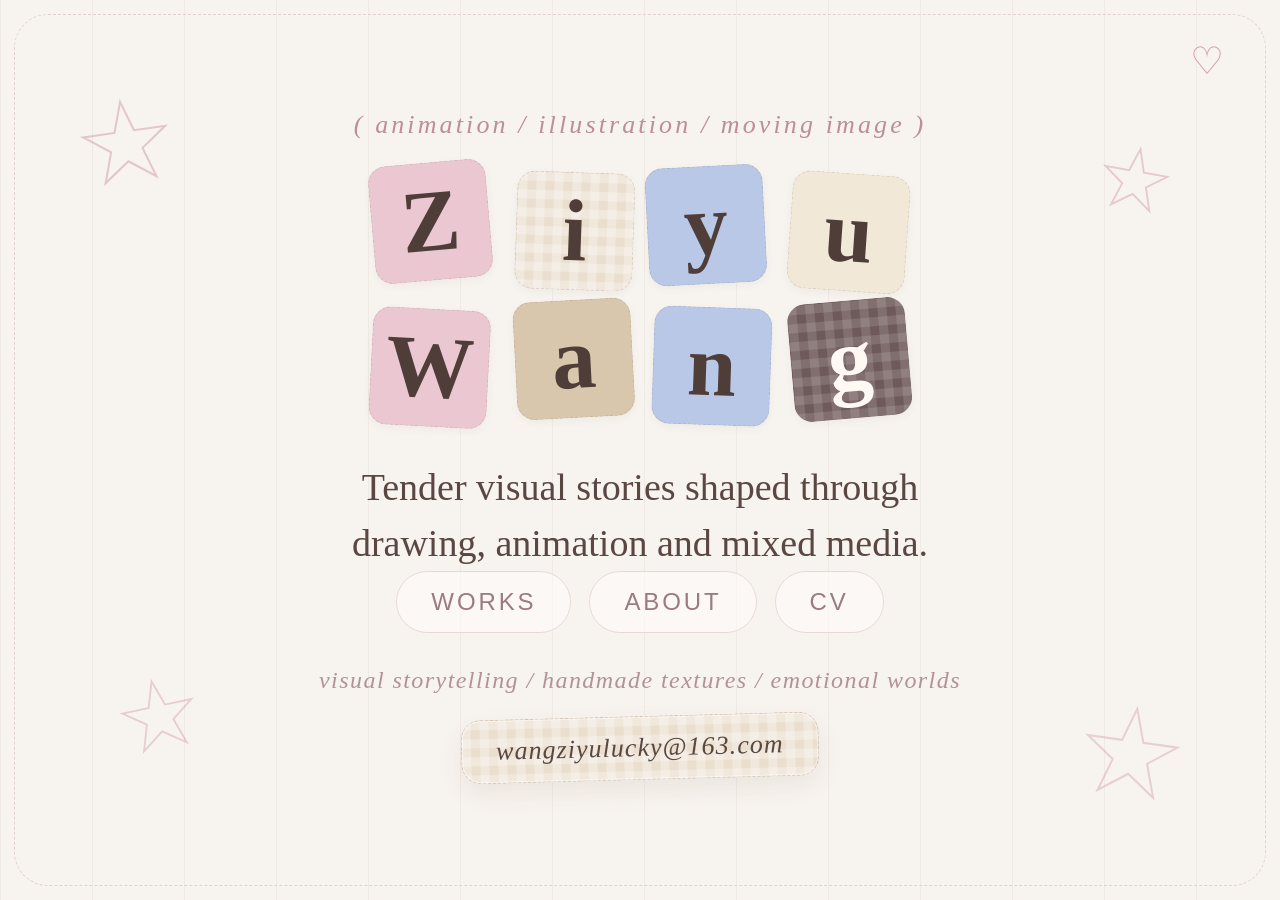
<file: index.html>
<!doctype html>
<html lang="en">
<head>
  <meta charset="utf-8">
  <meta name="viewport" content="width=device-width, initial-scale=1">
  <meta name="theme-color" content="#f7f3ee">
  <meta name="description" content="Ziyu Wang — animation, illustration and moving image. Tender visual stories shaped through drawing, animation and mixed media.">
  <title>Ziyu Wang | Animation & Illustration</title>
  <link rel="stylesheet" href="style.css">
  <script defer src="script.js"></script>
</head>
<body>
  <main class="ziyu-home-page">
    <div class="home-stars" aria-hidden="true">
      <span class="star-outline star-1">★</span>
      <span class="star-outline star-2">★</span>
      <span class="star-outline star-3">★</span>
      <span class="star-outline star-4">★</span>
    </div>

    <div class="home-corner heart-top" aria-hidden="true">♡</div>

    <div class="home-inner">
      <p class="home-mini">( animation / illustration / moving image )</p>

      <div class="home-name" aria-label="Ziyu Wang">
        <span class="name-tile pink">Z</span>
        <span class="name-tile beige-check">i</span>
        <span class="name-tile blue">y</span>
        <span class="name-tile cream">u</span>
        <span class="name-tile pink">W</span>
        <span class="name-tile beige">a</span>
        <span class="name-tile blue">n</span>
        <span class="name-tile brown-check">g</span>
      </div>

      <p class="home-intro">Tender visual stories shaped through drawing, animation and mixed media.</p>

      <nav class="home-nav" aria-label="Main navigation">
        <a href="works/index.html">WORKS</a>
        <a href="about/index.html">ABOUT</a>
        <a href="https://drive.google.com/file/d/1d06-fixKuGWGDZlhzeNKdi8UDA9yEp0y/view?usp=sharing" target="_blank" rel="noopener noreferrer">CV</a>
      </nav>

      <p class="home-note">visual storytelling / handmade textures / emotional worlds</p>
      <a class="home-email-tag" href="mailto:wangziyulucky@163.com">wangziyulucky@163.com</a>
    </div>
  </main>
</body>
</html>
</file>
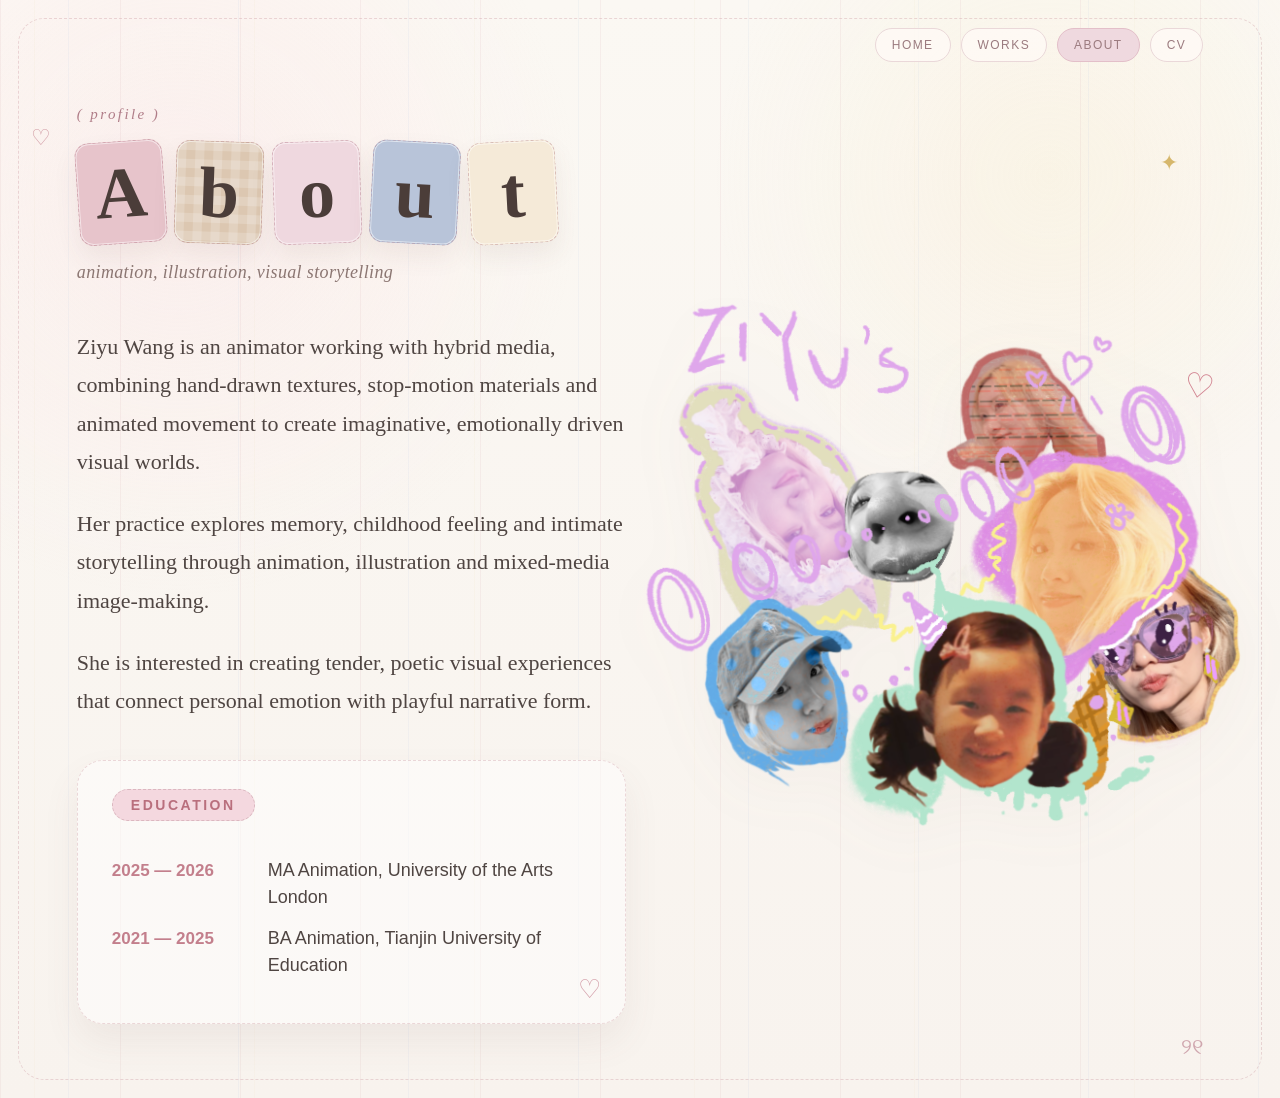
<file: about/index.html>
<!doctype html>
<html lang="en">
<head>
  <meta charset="utf-8">
  <meta name="viewport" content="width=device-width, initial-scale=1">
  <meta name="theme-color" content="#f8f3ee">
  <meta name="description" content="About Ziyu Wang — animator and visual storyteller working with hybrid media, hand-drawn textures and stop-motion materials.">
  <title>About | Ziyu Wang</title>
  <link rel="stylesheet" href="../style.css">
  <link rel="stylesheet" href="../about.css">
  <script defer src="../script.js"></script>
</head>
<body>
  <main class="ziyu-about-page">
    <nav class="site-mini-nav" aria-label="Main navigation">
      <a href="../index.html">HOME</a>
      <a href="../works/index.html">WORKS</a>
      <a href="index.html" aria-current="page">ABOUT</a>
      <a href="https://drive.google.com/file/d/1d06-fixKuGWGDZlhzeNKdi8UDA9yEp0y/view?usp=sharing" target="_blank" rel="noopener noreferrer">CV</a>
    </nav>
    <div class="about-stickers" aria-hidden="true">
      <span class="about-sticker s1">♡</span>
      <span class="about-sticker s2">✦</span>
      <span class="about-sticker s3">୨୧</span>
    </div>
    <div class="about-layout">
      <div class="about-left">
        <header class="about-hero">
          <p class="about-mini">( profile )</p>
          <h1 class="about-title" aria-label="About">
            <span>A</span><span>b</span><span>o</span><span>u</span><span>t</span>
          </h1>
          <p class="about-subtitle">animation, illustration, visual storytelling</p>
        </header>
        <div class="about-text">
          <p>Ziyu Wang is an animator working with hybrid media, combining hand-drawn textures, stop-motion materials and animated movement to create imaginative, emotionally driven visual worlds.</p>
          <p>Her practice explores memory, childhood feeling and intimate storytelling through animation, illustration and mixed-media image-making.</p>
          <p>She is interested in creating tender, poetic visual experiences that connect personal emotion with playful narrative form.</p>
        </div>
        <section class="education-card" aria-labelledby="education-heading">
          <h2 class="education-label" id="education-heading">Education</h2>
          <div class="education-row">
            <span class="edu-year">2025 — 2026</span>
            <span class="edu-text">MA Animation, University of the Arts London</span>
          </div>
          <div class="education-row">
            <span class="edu-year">2021 — 2025</span>
            <span class="edu-text">BA Animation, Tianjin University of Education</span>
          </div>
        </section>
      </div>
      <div class="about-right">
        <img class="about-collage" src="../assets/about-collage.png" alt="Personal photo collage with pastel hand-drawn hearts and colourful textures" width="1237" height="1091">
        <div class="hand-note" aria-hidden="true"><span>♡</span></div>
      </div>
    </div>
  </main>
</body>
</html>
</file>
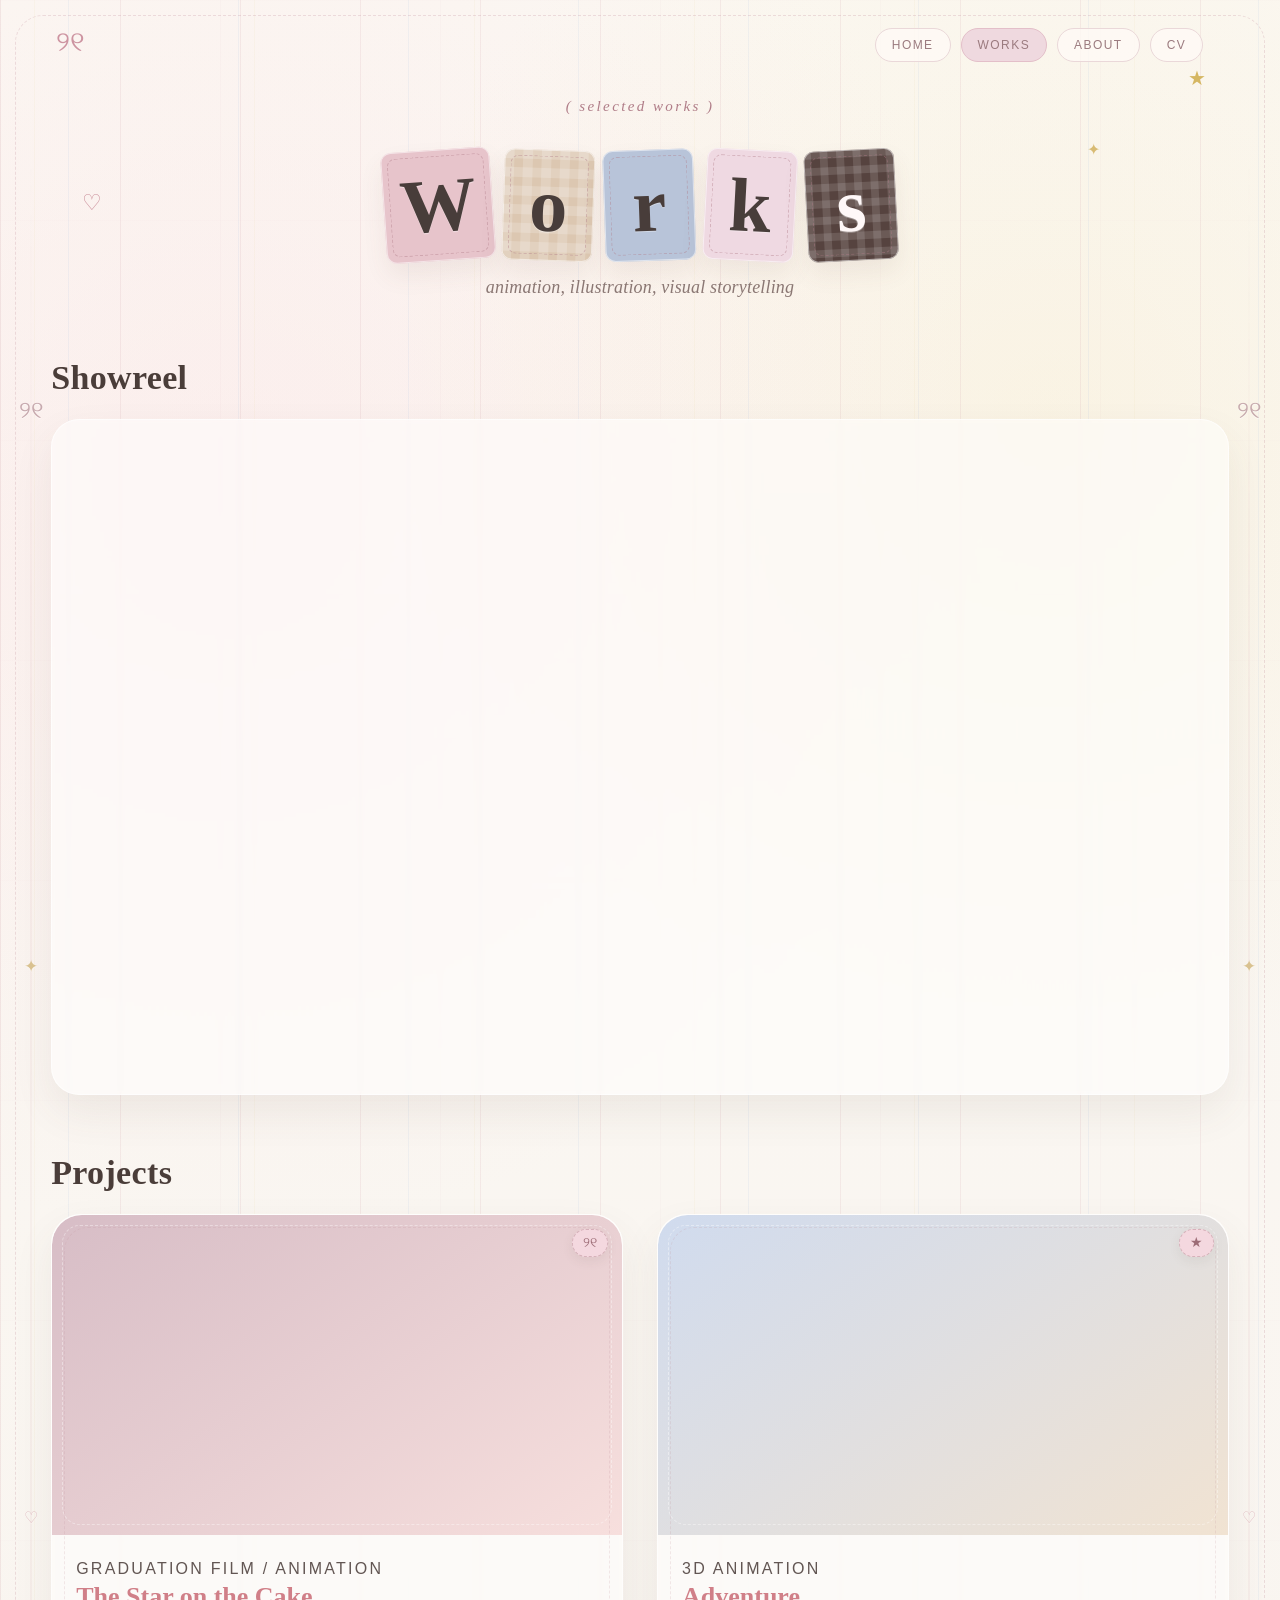
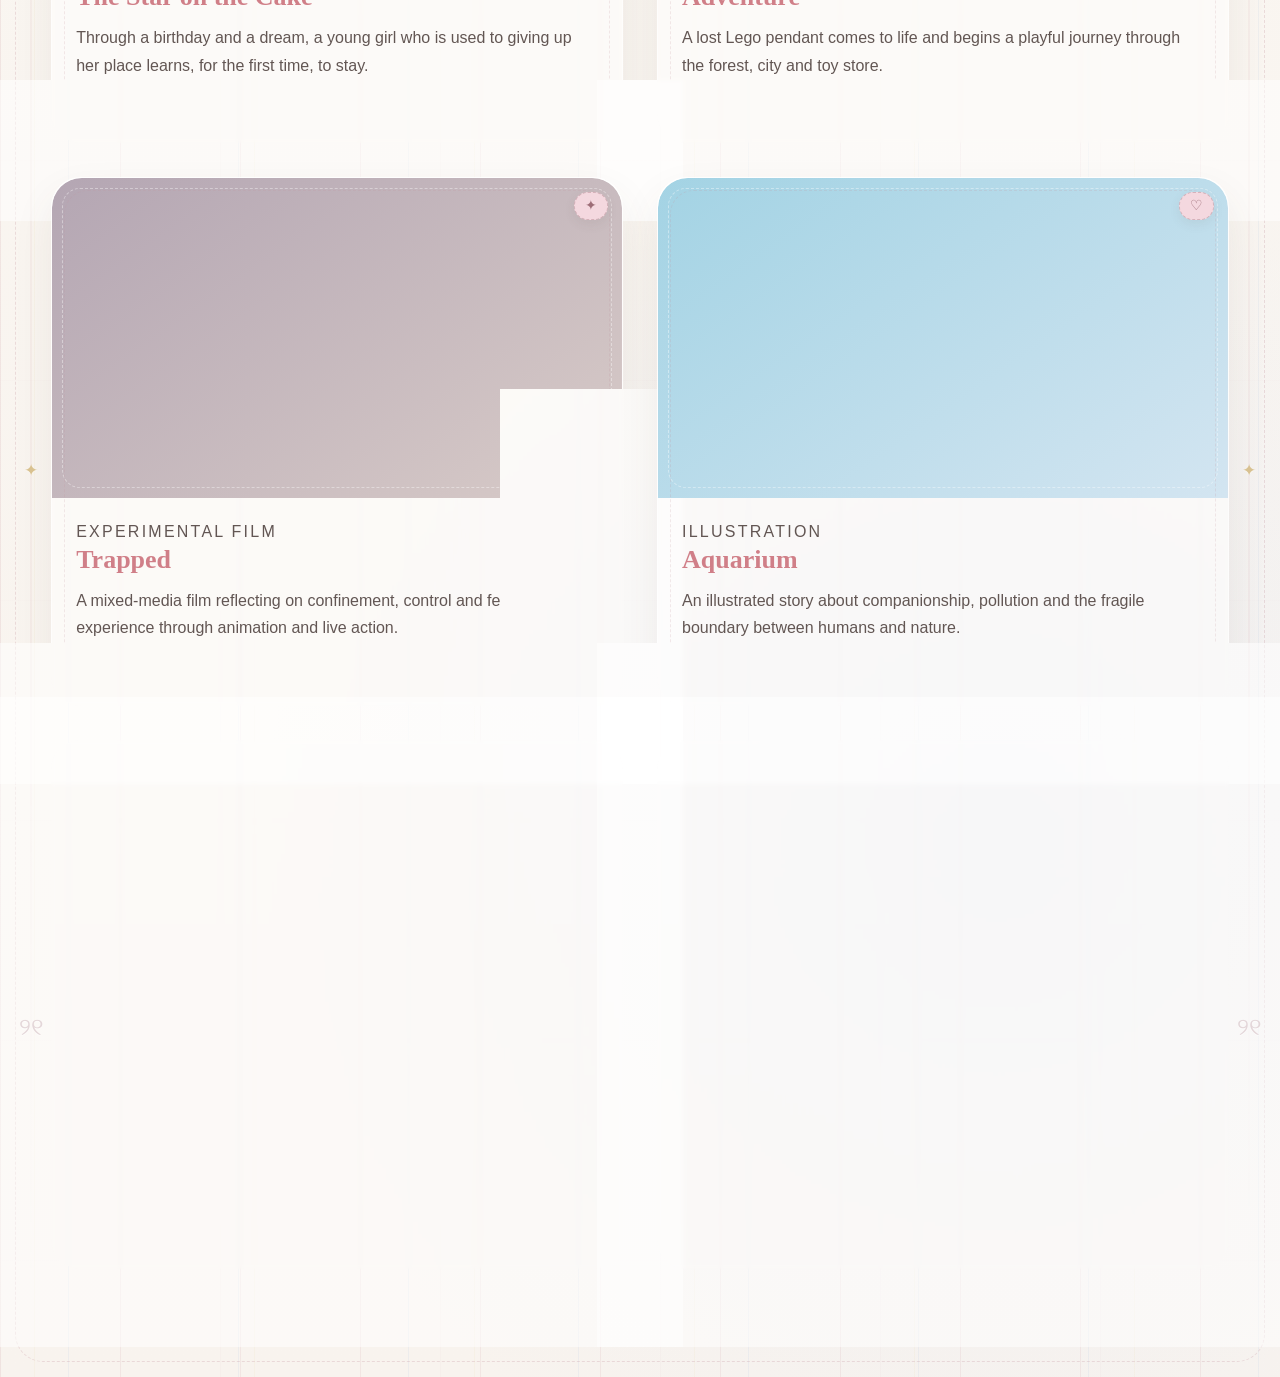
<file: works/index.html>
<!doctype html>
<html lang="en">
<head>
  <meta charset="utf-8">
  <meta name="viewport" content="width=device-width, initial-scale=1">
  <meta name="theme-color" content="#f8f3ee">
  <meta name="description" content="Selected animation, illustration, experimental film, visual development, and moving-image works by Ziyu Wang.">
  <title>Works | Ziyu Wang</title>

  <link rel="stylesheet" href="../style.css">
  <link rel="stylesheet" href="../works.css">
  <link rel="stylesheet" href="../works-v2.css">

  <script defer src="../script.js"></script>
  <script defer src="../works.js"></script>
</head>

<body>
<main class="ziyu-works-page">

  <nav class="site-mini-nav" aria-label="Main navigation">
    <a href="../index.html">HOME</a>
    <a href="index.html" aria-current="page">WORKS</a>
    <a href="../about/index.html">ABOUT</a>
    <a href="https://drive.google.com/file/d/1d06-fixKuGWGDZlhzeNKdi8UDA9yEp0y/view?usp=sharing"
       target="_blank" rel="noopener noreferrer">CV</a>
  </nav>

  <div class="page-stickers" aria-hidden="true">
    <span class="sticker bow">୨୧</span>
    <span class="sticker star">★</span>
    <span class="sticker heart">♡</span>
    <span class="sticker mini-star">✦</span>
  </div>

  <div class="side-deco side-left" aria-hidden="true">
    <span class="bow">୨୧</span><span class="star">✦</span><span class="heart">♡</span><span class="star">✦</span><span class="bow">୨୧</span>
  </div>

  <div class="side-deco side-right" aria-hidden="true">
    <span class="bow">୨୧</span><span class="star">✦</span><span class="heart">♡</span><span class="star">✦</span><span class="bow">୨୧</span>
  </div>

  <header class="works-hero">
    <p class="works-mini">( selected works )</p>
    <h1 class="works-title" aria-label="Works">
      <span>W</span><span>o</span><span>r</span><span>k</span><span>s</span>
    </h1>
    <p class="works-subtitle">animation, illustration, visual storytelling</p>
  </header>

  <!-- 1. SHOWREEL -->
  <section class="showreel-section" aria-labelledby="showreel-heading">
    <h2 class="clean-section-title" id="showreel-heading">Showreel</h2>

    <div class="showreel-frame">
    <iframe
  src="https://player.vimeo.com/video/1248155939"
  title="Ziyu Wang Animation Showreel"
  style="width:100%; aspect-ratio:16/9; border:0; display:block;"
  allow="autoplay; fullscreen; picture-in-picture"
  allowfullscreen>
</iframe>
    </div>
  </section>

  

  <!-- 3. PROJECTS -->
  <section class="projects-section" aria-labelledby="projects-heading">
    <h2 class="clean-section-title" id="projects-heading">Projects</h2>

    <div class="works-grid" aria-label="Selected projects">

      <article class="work-card star-card">
        <div class="card-deco ribbon" aria-hidden="true">୨୧</div>
        <div class="work-thumb" role="img" aria-label="The Star on the Cake project cover"></div>
        <div class="work-info">
          <p class="work-type">Graduation Film / Animation</p>
          <h2>The Star on the Cake</h2>
          <p>Through a birthday and a dream, a young girl who is used to giving up her place learns, for the first time, to stay.</p>
         <div class="project-actions">
  <a href="../assets/THE_STAR_ON_THE_CAKE.pdf"
     target="_blank" rel="noopener noreferrer">
    View Project PDF ↗
  </a>

  <a href="https://vimeo.com/1171767115"
     target="_blank" rel="noopener noreferrer">
    Watch Film ↗
  </a>
</div>
        </div>
      </article>

      <article class="work-card adventure-card">
        <div class="card-deco ribbon" aria-hidden="true">★</div>
        <div class="work-thumb" role="img" aria-label="Adventure project cover"></div>
        <div class="work-info">
          <p class="work-type">3D Animation</p>
          <h2>Adventure</h2>
          <p>A lost Lego pendant comes to life and begins a playful journey through the forest, city and toy store.</p>
          <div class="project-actions">
            <a href="https://freight.cargo.site/m/U2908766119689896289442873234866/Project2.pdf"
               target="_blank" rel="noopener noreferrer">View project ↗</a>
            <a href="https://freight.cargo.site/m/N2908785516238375610225592391090/advanture.mp4"
               target="_blank" rel="noopener noreferrer">Watch film ↗</a>
          </div>
        </div>
      </article>

      <article class="work-card trapped-card">
        <div class="card-deco ribbon" aria-hidden="true">✦</div>
        <div class="work-thumb" role="img" aria-label="Trapped project cover"></div>
        <div class="work-info">
          <p class="work-type">Experimental Film</p>
          <h2>Trapped</h2>
          <p>A mixed-media film reflecting on confinement, control and female experience through animation and live action.</p>
          <div class="project-actions">
            <a href="https://freight.cargo.site/m/X2908767996959700438642812540338/Project3.pdf"
               target="_blank" rel="noopener noreferrer">View project ↗</a>
            <a href="https://freight.cargo.site/m/Q2908799151905574199662760973746/trapped.mp4"
               target="_blank" rel="noopener noreferrer">Watch film ↗</a>
          </div>
        </div>
      </article>

      <article class="work-card aquarium-card">
        <div class="card-deco ribbon" aria-hidden="true">♡</div>
        <div class="work-thumb" role="img" aria-label="Aquarium project cover"></div>
        <div class="work-info">
          <p class="work-type">Illustration</p>
          <h2>Aquarium</h2>
          <p>An illustrated story about companionship, pollution and the fragile boundary between humans and nature.</p>
          <div class="project-actions">
            <a href="https://freight.cargo.site/m/R2908777959216071165854710519218/Project4.pdf"
               target="_blank" rel="noopener noreferrer">View project ↗</a>
          </div>
        </div>
      </article>

      <article class="work-card forest-card">
        <div class="card-deco ribbon" aria-hidden="true">★</div>
        <div class="work-thumb" role="img" aria-label="Forest Story project cover"></div>
        <div class="work-info">
          <p class="work-type">Visual Development</p>
          <h2>Forest Story</h2>
          <p>A forest world-building project developed through character design, environment design and narrative visual development.</p>
          <div class="project-actions">
            <a href="https://freight.cargo.site/t/original/i/A3009174456070955769072548599218/Project-1.jpg"
               target="_blank" rel="noopener noreferrer">View project ↗</a>
          </div>
        </div>
      </article>

      <article class="work-card sketch-card" aria-label="Sketch Studies — PDF coming soon">
        <div class="card-deco ribbon" aria-hidden="true">✦</div>
        <div class="work-thumb" role="img" aria-label="Sketch Studies project cover"></div>
        <div class="work-info">
          <p class="work-type">Drawing / Sketchbook</p>
          <h2>Sketch Studies</h2>
          <p>A collection of drawing studies documenting gesture, observation, character thinking and visual exploration in progress.</p>
          <div class="project-actions muted">
            <span>PDF coming soon</span>
          </div>
        </div>
      </article>

    </div>
  </section>

</main>
</body>
</html>
</file>
<file: style.css>
/* Browser reset for standalone GitHub Pages (Cargo already provided this globally). */
*, *::before, *::after { box-sizing: border-box; }
html { min-height: 100%; }
body { margin: 0; min-height: 100%; background: #f7f3ee; }

.ziyu-home-page {
  position: relative;
  width: 100%;
  min-height: 100vh;
  padding: 28px;
  box-sizing: border-box;

  background:
    linear-gradient(to right,
      rgba(209, 193, 179, 0.18) 1px,
      transparent 1px
    );
  background-size: 92px 92px;
  background-color: #f7f3ee;
}

.ziyu-home-page::before {
  content: "";
  position: absolute;
  inset: 14px;
  border: 1.5px dashed #e6cfd0;
  border-radius: 34px;
  pointer-events: none;
}

.home-inner {
  position: relative;
  z-index: 2;
  max-width: 980px;
  margin: 0 auto;
  min-height: calc(100vh - 56px);

  display: flex;
  flex-direction: column;
  justify-content: center;
  align-items: center;

  text-align: center;
  padding: 40px 20px 50px;
}

.home-mini {
  margin: 0 0 28px;
  font-family: Georgia, "Times New Roman", serif;
  font-size: 26px;
  font-style: italic;
  letter-spacing: 0.12em;
  color: #bb8f94;
}

.home-name {
  display: grid;
  grid-template-columns: repeat(4, auto);
  gap: 18px 18px;
  justify-content: center;
  margin-bottom: 38px;
}

.name-tile {
  width: 118px;
  height: 118px;
  border-radius: 18px;

  display: flex;
  align-items: center;
  justify-content: center;

  font-family: Georgia, "Times New Roman", serif;
  font-size: 88px;
  font-weight: 700;
  line-height: 1;
  color: #4f3d39;

  box-shadow: 0 3px 10px rgba(0,0,0,0.04);
  border: 1.5px dashed rgba(123, 98, 92, 0.18);
}

.name-tile.pink {
  background: #eac7d1;
}

.name-tile.beige-check {
  background:
    linear-gradient(90deg, rgba(255,255,255,0.28) 50%, transparent 50%),
    linear-gradient(rgba(255,255,255,0.28) 50%, transparent 50%),
    #eadfce;
  background-size: 18px 18px;
}

.name-tile.blue {
  background: #b8c8e6;
}

.name-tile.cream {
  background: #f1e8d7;
}

.name-tile.beige {
  background: #d9c7ad;
}

.name-tile.brown-check {
  color: #fff8f3;
  background:
    linear-gradient(90deg, rgba(255,255,255,0.12) 50%, transparent 50%),
    linear-gradient(rgba(255,255,255,0.12) 50%, transparent 50%),
    #6f5a5a;
  background-size: 18px 18px;
}

.home-intro {
  max-width: 980px;
  margin: 0;
  font-family: Georgia, "Times New Roman", serif;
  font-size: 38px;
  line-height: 1.45;
  color: #5a4742;
}

.home-divider {
  width: 280px;
  height: 1px;
  margin: 42px auto 34px;
  background: #e3c9cb;
}

.home-nav {
  display: flex;
  justify-content: center;
  flex-wrap: wrap;
  gap: 18px;
  margin-bottom: 34px;
}

.home-nav a {
  text-decoration: none;
  color: #9b7b7f;
  font-family: Arial, Helvetica, sans-serif;
  font-size: 24px;
  letter-spacing: 0.12em;
  padding: 16px 34px;
  border: 1.5px solid #ead8d9;
  border-radius: 999px;
  background: rgba(255,255,255,0.45);
  transition: all 0.25s ease;
}

.home-nav a:hover {
  background: #f3e6e8;
  border-color: #dcbec3;
  transform: translateY(-2px);
}

.home-note {
  margin: 0;
  font-family: Georgia, "Times New Roman", serif;
  font-size: 24px;
  font-style: italic;
  letter-spacing: 0.06em;
  color: #b19397;
}

.home-corner {
  position: absolute;
  z-index: 3;
  color: #d59aa9;
  font-family: Georgia, "Times New Roman", serif;
  font-size: 38px;
  line-height: 1;
}

.heart-top {
  top: 42px;
  right: 56px;
}

@media (max-width: 1200px) {
  .home-intro {
    font-size: 32px;
  }

  .name-tile {
    width: 102px;
    height: 102px;
    font-size: 76px;
  }
}

@media (max-width: 768px) {
  .ziyu-home-page {
    padding: 18px;
    background-size: 68px 68px;
  }

  .ziyu-home-page::before {
    inset: 8px;
    border-radius: 24px;
  }

  .home-inner {
    min-height: calc(100vh - 36px);
    padding: 34px 12px 40px;
  }

  .home-mini {
    font-size: 16px;
    margin-bottom: 20px;
  }

  .home-name {
    gap: 12px;
    margin-bottom: 26px;
  }

  .name-tile {
    width: 72px;
    height: 72px;
    font-size: 52px;
    border-radius: 14px;
    background-size: 12px 12px;
  }

  .home-intro {
    font-size: 24px;
    line-height: 1.55;
  }

  .home-divider {
    width: 180px;
    margin: 28px auto 24px;
  }

  .home-nav {
    gap: 12px;
    margin-bottom: 22px;
  }

  .home-nav a {
    font-size: 14px;
    padding: 12px 20px;
  }

  .home-note {
    font-size: 15px;
    line-height: 1.6;
  }

  .heart-top {
    top: 28px;
    right: 28px;
    font-size: 28px;
  }
}
/* ===== Home name tiles: 错落 + 轻微弹跳 ===== */

.name-tile {
  transition:
    transform 0.32s cubic-bezier(.2, .9, .2, 1.25),
    box-shadow 0.32s ease !important;
  transform-origin: center center !important;
  cursor: pointer;
}

/* 第一行：Ziyu */
.home-name .name-tile:nth-child(1) {
  transform: rotate(-5deg) translate(-5px, -6px) !important;
}

.home-name .name-tile:nth-child(2) {
  transform: rotate(2deg) translate(3px, 4px) !important;
}

.home-name .name-tile:nth-child(3) {
  transform: rotate(-3deg) translate(-2px, -2px) !important;
}

.home-name .name-tile:nth-child(4) {
  transform: rotate(4deg) translate(5px, 5px) !important;
}

/* 第二行：Wang */
.home-name .name-tile:nth-child(5) {
  transform: rotate(3deg) translate(-6px, 5px) !important;
}

.home-name .name-tile:nth-child(6) {
  transform: rotate(-3deg) translate(2px, -4px) !important;
}

.home-name .name-tile:nth-child(7) {
  transform: rotate(2deg) translate(4px, 3px) !important;
}

.home-name .name-tile:nth-child(8) {
  transform: rotate(-5deg) translate(6px, -3px) !important;
}

/* 鼠标放上去：轻轻弹一下 */
.home-name .name-tile:hover {
  transform: translateY(-12px) scale(1.08) rotate(0deg) !important;
  box-shadow:
    0 22px 38px rgba(99, 75, 70, 0.14),
    inset 0 0 0 1px rgba(255,255,255,0.7) !important;
}

/* 点击时：轻轻按下 */
.home-name .name-tile:active {
  transform: translateY(-4px) scale(1.03) rotate(0deg) !important;
}
/* ===== Home 真·镂空大星星：基于 HTML 的版本 ===== */

.home-stars {
  position: absolute;
  inset: 0;
  z-index: 1;
  pointer-events: none;
}

/* 星星基础样式 */
.star-outline {
  position: absolute;
  display: block;

  font-family: Georgia, "Times New Roman", serif;
  line-height: 1;

  /* 关键：内部透明 */
  color: transparent !important;
  -webkit-text-fill-color: transparent !important;

  /* 关键：只保留外轮廓线 */
  -webkit-text-stroke: 2px rgba(196, 132, 149, 0.46);

  opacity: 0.9;
}

/* 第一颗：左上 */
.star-1 {
  top: 90px;
  left: 78px;
  font-size: 108px;
  transform: rotate(-8deg);
}

/* 第二颗：右上 */
.star-2 {
  top: 140px;
  right: 108px;
  font-size: 82px;
  transform: rotate(10deg);
  -webkit-text-stroke: 1.8px rgba(196, 132, 149, 0.42);
}

/* 第三颗：左下 */
.star-3 {
  bottom: 138px;
  left: 118px;
  font-size: 92px;
  transform: rotate(-12deg);
  -webkit-text-stroke: 1.8px rgba(196, 132, 149, 0.38);
}

/* 第四颗：右下 */
.star-4 {
  bottom: 86px;
  right: 96px;
  font-size: 118px;
  transform: rotate(8deg);
  -webkit-text-stroke: 2px rgba(196, 132, 149, 0.36);
}

/* 手机端 */
@media (max-width: 768px) {
  .star-1 {
    top: 68px;
    left: 24px;
    font-size: 58px;
    -webkit-text-stroke: 1.3px rgba(196, 132, 149, 0.45);
  }

  .star-2 {
    top: 145px;
    right: 26px;
    font-size: 48px;
    -webkit-text-stroke: 1.2px rgba(196, 132, 149, 0.42);
  }

  .star-3 {
    bottom: 130px;
    left: 26px;
    font-size: 52px;
    -webkit-text-stroke: 1.2px rgba(196, 132, 149, 0.38);
  }

  .star-4 {
    bottom: 78px;
    right: 20px;
    font-size: 64px;
    -webkit-text-stroke: 1.3px rgba(196, 132, 149, 0.36);
  }
}
/* Home 入场动画：更明显版本 */
.home-mini,
.home-name,
.home-intro,
.home-divider,
.home-nav,
.home-note {
  animation: softFadeUp 1.1s cubic-bezier(.2, .9, .2, 1.15) both;
}

.home-mini { animation-delay: 0.08s; }
.home-name { animation-delay: 0.22s; }
.home-intro { animation-delay: 0.48s; }
.home-divider { animation-delay: 0.66s; }
.home-nav { animation-delay: 0.82s; }
.home-note { animation-delay: 1s; }

@keyframes softFadeUp {
  from {
    opacity: 0;
    transform: translateY(52px) scale(0.96);
    filter: blur(5px);
  }
  to {
    opacity: 1;
    transform: translateY(0) scale(1);
    filter: blur(0);
  }
}
/* ===== Home 自定义鼠标光标：粉色小星星 ===== */

.ziyu-home-page,
.ziyu-home-page * {
  cursor: url("data:image/svg+xml,%3Csvg%20width='32'%20height='32'%20viewBox='0%200%2032%2032'%20xmlns='http://www.w3.org/2000/svg'%3E%3Cpolygon%20points='16,3%2020,12%2029,13%2022,19%2024,28%2016,23%208,28%2010,19%203,13%2012,12'%20fill='none'%20stroke='%23c48495'%20stroke-width='2'%20stroke-linejoin='round'/%3E%3C/svg%3E") 16 16, auto !important;
}

/* 可点击位置保留手型 */
.home-nav a,
.name-tile,
a,
button {
  cursor: pointer !important;
}
/* ===== Home 鼠标小星星 trail ===== */

.cursor-star {
  position: fixed;
  z-index: 9999;
  pointer-events: none;

  font-family: Georgia, "Times New Roman", serif;
  color: rgba(196, 132, 149, 0.62);

  animation: cursorStarFade 0.9s ease forwards;
}

@keyframes cursorStarFade {
  0% {
    opacity: 0;
    transform: translate(-50%, -50%) scale(0.6) rotate(0deg);
  }

  20% {
    opacity: 1;
  }

  100% {
    opacity: 0;
    transform: translate(-50%, -90%) scale(1.35) rotate(22deg);
  }
}
.home-note a {
  color: #b19397;
  text-decoration: none;
  border-bottom: 1px dashed rgba(177, 147, 151, 0.45);
}

.home-note a:hover {
  color: #8f6f75;
  border-bottom-color: rgba(143, 111, 117, 0.75);
}
/* ===== Home email fabric tag ===== */

.home-email-tag {
  display: inline-block;
  margin-top: 22px;
  padding: 16px 34px;

  font-family: Georgia, "Times New Roman", serif;
  font-size: 26px;
  font-style: italic;
  letter-spacing: 0.04em;

  color: #5a4742;
  text-decoration: none;

  border-radius: 20px;
  border: 1.5px dashed rgba(123, 98, 92, 0.22);

  background:
    linear-gradient(90deg, rgba(255,255,255,0.28) 50%, transparent 50%),
    linear-gradient(rgba(255,255,255,0.28) 50%, transparent 50%),
    #eadfce;
  background-size: 18px 18px;

  box-shadow:
    0 10px 24px rgba(99, 75, 70, 0.08),
    inset 0 0 0 1px rgba(255,255,255,0.5);

  transform: rotate(-1.5deg);
  transition:
    transform 0.28s ease,
    box-shadow 0.28s ease,
    background-color 0.28s ease;
}

.home-email-tag:hover {
  transform: translateY(-4px) rotate(0deg);
  box-shadow:
    0 18px 34px rgba(99, 75, 70, 0.13),
    inset 0 0 0 1px rgba(255,255,255,0.65);
  background-color: #f0d6de;
}

/* 手机端 */
@media (max-width: 768px) {
  .home-email-tag {
    margin-top: 16px;
    padding: 12px 22px;
    font-size: 16px;
    border-radius: 16px;
    background-size: 13px 13px;
  }
}

/* Standalone-site adjustments (navigation works from any GitHub Pages project path). */
.home-intro { text-wrap: balance; }
.home-note { max-width: 95%; }

/* Keep the four-column name readable even on narrow phones. */
@media (max-width: 420px) {
  .home-name { gap: 8px; }
  .name-tile { width: 54px; height: 54px; font-size: 43px; }
  .home-mini { letter-spacing: .05em; }
  .home-intro { font-size: 20px; }
  .home-nav a { padding: 10px 15px; font-size: 13px; }
  .home-note { font-size: 13px; }
}

/* Motion accessibility */
@media (prefers-reduced-motion: reduce) {
  .home-mini, .home-name, .home-intro, .home-divider, .home-nav, .home-note,
  .cursor-star { animation: none !important; }
  .name-tile, .home-nav a, .home-email-tag { transition: none !important; }
}

/* Temporary links pages: to be replaced with the original About/Works code. */
.migration-page { min-height: 100vh; padding: 28px; background-color: #f7f3ee;
  background-image: linear-gradient(to right,rgba(209,193,179,.18) 1px,transparent 1px);
  background-size: 92px 92px; display:grid;place-items:center; }
.migration-note { max-width: 620px; text-align:center; padding: 70px 40px;
  background:#fffaf7de; border:1.5px dashed #e6cfd0; border-radius:32px;
  box-shadow:0 18px 40px rgba(99,75,70,.08); }
.migration-note h1 { font: 48px Georgia,serif; color:#5a4742; margin:0 0 20px; }
.migration-note p { font: 20px/1.5 Georgia,serif; color:#7a6762; }
.migration-note a { color:#9b7b7f; text-decoration:none; display:inline-block; margin-top:12px;
  padding:12px 26px; border:1px solid #ead8d9; border-radius:999px; }
.migration-note a:hover { background:#f3e6e8; }

/* Shared navigation for independent pages (works and about). */
.site-mini-nav { position:absolute;top:28px;right:6vw;z-index:10;display:flex;gap:10px;justify-content:flex-end;flex-wrap:wrap; }
.site-mini-nav a {display:inline-block;padding:9px 16px;font:12px Arial,Helvetica,sans-serif;letter-spacing:.12em;color:#9b7b7f;text-decoration:none;border:1px solid #ead8d9;border-radius:999px;background:rgba(255,250,247,.78);transition:transform .24s ease,background .24s ease,border-color .24s ease;}
.site-mini-nav a:hover {transform:translateY(-2px);background:#f3e6e8;border-color:#dcbec3;}
.site-mini-nav a[aria-current="page"] {background:#efd9df;border-color:#e3bfc9;}
.site-mini-nav a:focus-visible,.home-nav a:focus-visible,.home-email-tag:focus-visible {outline:3px solid #b77f94;outline-offset:3px;}
@media(max-width:980px) { .site-mini-nav {position:relative;top:auto;right:auto;justify-content:center;margin:0 0 34px;gap:7px;} .site-mini-nav a {font-size:11px;padding:8px 12px;} }
</file>
<file: about.css>
/* Standalone About page, adapted from Ziyu Wang's Cargo CSS. */
.ziyu-about-page {
  width: 100%;
  min-height: 100vh;
  padding: 78px 6vw 54px;
  position: relative;
  overflow: hidden;
  background:
    repeating-linear-gradient(90deg,rgba(214,170,178,.14) 0px,rgba(214,170,178,.14) 1px,transparent 1px,transparent 120px),
    repeating-linear-gradient(90deg,transparent 0px,transparent 68px,rgba(181,201,226,.12) 68px,rgba(181,201,226,.12) 69px,transparent 69px,transparent 170px),
    repeating-linear-gradient(90deg,transparent 0px,transparent 34px,rgba(233,219,170,.09) 34px,rgba(233,219,170,.09) 35px,transparent 35px,transparent 220px),
    radial-gradient(circle at 14% 18%,rgba(252,225,228,.38),transparent 28%),
    radial-gradient(circle at 82% 16%,rgba(246,231,189,.24),transparent 24%),
    linear-gradient(180deg,#fbf8f3 0%,#f8f3ee 100%);
}
.ziyu-about-page::after { content:""; position:absolute; inset:18px; border:1.5px dashed rgba(204,154,162,.36); border-radius:26px; pointer-events:none; }
.site-mini-nav { position:absolute;top:28px;right:6vw;z-index:10;display:flex;gap:10px;justify-content:flex-end;flex-wrap:wrap; }
.site-mini-nav a {display:inline-block;padding:9px 16px;font:12px Arial,Helvetica,sans-serif;letter-spacing:.12em;color:#9b7b7f;text-decoration:none;border:1px solid #ead8d9;border-radius:999px;background:rgba(255,250,247,.78);transition:transform .24s ease,background .24s ease,border-color .24s ease;}
.site-mini-nav a:hover {transform:translateY(-2px);background:#f3e6e8;border-color:#dcbec3;}
.site-mini-nav a[aria-current="page"] {background:#efd9df;border-color:#e3bfc9;}
.about-sticker {position:absolute;z-index:2;color:#c98b97;opacity:.85;font-size:22px;pointer-events:none;}
.about-sticker.s1 {left:2.4vw;top:125px;}
.about-sticker.s2 {right:8vw;top:150px;color:#d0ad57;}
.about-sticker.s3 {right:6vw;bottom:38px;color:#c99aa4;}
.about-layout {position:relative;z-index:2;max-width:1460px;margin:0 auto;display:grid;grid-template-columns:1.02fr .98fr;gap:50px;align-items:center;}
.about-left {padding:28px 0 20px;}
.about-hero {margin-bottom:45px;}
.about-mini {margin:0 0 18px;font-size:15px;letter-spacing:.16em;color:#b07d88;font-style:italic;text-align:left;}
.about-title {display:flex;align-items:flex-end;gap:10px;margin:0 0 18px;line-height:1;}
.about-title span {display:inline-flex;align-items:center;justify-content:center;min-width:88px;height:103px;padding:8px 12px;font:700 72px/1 Georgia,"Times New Roman",serif;color:#4b3d39;border-radius:14px;border:1.5px dashed rgba(176,124,136,.42);box-shadow:0 12px 24px rgba(99,75,70,.08),inset 0 0 0 1px rgba(255,255,255,.55);transition:transform .32s cubic-bezier(.2,.9,.2,1.2), box-shadow .32s ease;}
.about-title span:nth-child(1) {background:#e7c4cb;transform:rotate(-4deg);}
.about-title span:nth-child(2) {background:linear-gradient(90deg,rgba(255,255,255,.18) 50%,transparent 50%),linear-gradient(rgba(255,255,255,.18) 50%,transparent 50%),#dcc7b1;background-size:18px 18px;transform:rotate(2deg);}
.about-title span:nth-child(3) {background:#efd8df;transform:rotate(-2deg);}
.about-title span:nth-child(4) {background:#b8c4d9;transform:rotate(3deg);}
.about-title span:nth-child(5) {background:#f5ead8;transform:rotate(-3deg);}
.about-title span:hover {transform:translateY(-9px) rotate(0) !important;box-shadow:0 18px 35px rgba(99,75,70,.13);}
.about-subtitle {margin:0;color:#8c7773;font-size:18px;font-style:italic;letter-spacing:.02em;}
.about-text {max-width:620px;}
.about-text p {margin:0 0 24px;font:22px/1.74 Georgia,"Times New Roman",serif;color:#4f4542;}
.education-card {margin-top:40px;max-width:760px;padding:28px 34px 30px;border-radius:26px;background:rgba(255,255,255,.48);border:1.5px dashed rgba(204,154,162,.36);box-shadow:0 18px 36px rgba(121,91,85,.08);position:relative;}
.education-card::after {content:"♡";position:absolute;right:24px;bottom:18px;color:#d19aa5;font-size:26px;}
.education-label {display:inline-block;margin:0 0 22px;padding:7px 18px;border-radius:999px;background:#f4d8df;border:1px dashed rgba(176,124,136,.36);color:#b96f7d;font:600 14px Arial,sans-serif;letter-spacing:.18em;text-transform:uppercase;}
.education-row {display:grid;grid-template-columns:130px 1fr;gap:26px;margin:14px 0;align-items:baseline;}
.edu-year {color:#c37f8c;font:600 17px Arial,sans-serif;white-space:nowrap;}
.edu-text {color:#4f4542;font:18px/1.5 Arial,Helvetica,sans-serif;}
.about-right {position:relative;min-height:610px;display:flex;align-items:center;justify-content:center;isolation:isolate;}
.about-collage {display:block;width:114%;max-width:none;height:auto;filter:drop-shadow(0 16px 30px rgba(121,91,85,.04));transform:rotate(-1deg);transition:transform .55s cubic-bezier(.2,.9,.2,1),filter .55s ease;}
.about-right:hover .about-collage {transform:translateY(-8px) scale(1.035) rotate(.4deg);filter:drop-shadow(0 24px 34px rgba(121,91,85,.13));}
.hand-note {position:absolute;right:-2%;top:18%;color:#d07f8d;font-size:34px;transform:rotate(10deg);pointer-events:none;transition:transform .4s ease;}
.about-right:hover .hand-note {transform:translateY(-8px) rotate(-12deg) scale(1.12);}
@media(max-width:1200px) and (min-width:981px) {
 .about-layout {gap:36px;}
 .about-title span {min-width:76px;height:88px;padding:6px 9px;font-size:58px;}
 .about-title {gap:7px;}
 .about-text p {font-size:19px;}
 .about-right {min-height:520px;}
}
@media (max-width:980px) {
 .ziyu-about-page {padding:36px 5vw 65px;}
 .ziyu-about-page::after {inset:9px;}
 .site-mini-nav {position:relative;top:auto;right:auto;justify-content:center;margin:0 0 34px;gap:7px;}
 .site-mini-nav a {font-size:11px;padding:8px 12px;}
 .about-layout {grid-template-columns:1fr;gap:8px;}
 .about-left {padding:6px 0 0;}
 .about-hero {margin-bottom:28px;}
 .about-title {justify-content:center;}
 .about-mini,.about-subtitle {text-align:center;}
 .about-text {max-width:700px;margin:0 auto;}
 .about-text p {font-size:18px;}
 .education-card {max-width:700px;margin:28px auto 0;}
 .about-right {min-height:0;margin:10px auto 0;width:min(720px,100%);}
 .about-collage {width:100%;}
 .hand-note {right:0;}
 .education-row {grid-template-columns:1fr;gap:4px;}
}
@media (max-width:640px) {
 .about-title span {min-width:51px;height:64px;padding:6px 9px;font-size:38px;border-radius:10px;}
 .about-title {gap:6px;}
 .about-subtitle {font-size:15px;line-height:1.5;}
 .about-text p {font-size:16px;line-height:1.72;margin-bottom:16px;}
 .education-card {padding:22px 22px 26px;}
 .edu-text {font-size:16px;}
 .hand-note {font-size:23px;}
 .about-sticker.s1 {left:14px;top:124px;}
}
@media (prefers-reduced-motion:reduce){.about-title span,.about-collage,.hand-note{transition:none!important;}}
</file>
<file: works.css>
/* Standalone Works page converted from the supplied Cargo HTML/CSS. */
.ziyu-works-page {
  position: relative;
  isolation: isolate;
  width: 100%;
  min-height: 100vh;
  margin: 0 auto;
  padding: 86px 4vw 108px;
  overflow: hidden;
  background:
    repeating-linear-gradient(90deg,rgba(214,170,178,.18) 0px,rgba(214,170,178,.18) 1px,transparent 1px,transparent 120px),
    repeating-linear-gradient(90deg,transparent 0px,transparent 68px,rgba(181,201,226,.16) 68px,rgba(181,201,226,.16) 69px,transparent 69px,transparent 170px),
    repeating-linear-gradient(90deg,transparent 0px,transparent 34px,rgba(233,219,170,.12) 34px,rgba(233,219,170,.12) 35px,transparent 35px,transparent 220px),
    radial-gradient(circle at 18% 16%,rgba(252,225,228,.42),transparent 28%),
    radial-gradient(circle at 82% 14%,rgba(246,231,189,.28),transparent 24%),
    radial-gradient(circle at 78% 82%,rgba(211,224,248,.26),transparent 28%),
    linear-gradient(180deg,#fbf8f3 0%,#f8f3ee 100%);
}
.ziyu-works-page::before {
  content:"";position:absolute;inset:0;pointer-events:none;opacity:.22;
  background-image:linear-gradient(to right,rgba(202,157,167,.18) 1px,transparent 1px),linear-gradient(to bottom,rgba(202,157,167,.12) 1px,transparent 1px);
  background-size:220px 220px;
}
.ziyu-works-page::after {
  content:"";position:absolute;inset:15px;border:1.5px dashed rgba(197,149,160,.28);border-radius:28px;pointer-events:none;
}
.page-stickers .sticker {position:absolute;z-index:2;opacity:.95;user-select:none;pointer-events:none;}
.page-stickers .bow {top:26px;left:56px;font-size:28px;color:#cb8f9d;}
.page-stickers .star {top:66px;right:74px;font-size:20px;color:#d4b45b;}
.page-stickers .heart {top:190px;left:82px;font-size:22px;color:#c98b97;}
.page-stickers .mini-star {top:140px;right:180px;font-size:16px;color:#d7b86d;}
.works-hero,.works-grid,.film-section {max-width:1480px;margin-left:auto;margin-right:auto;}
.works-hero {position:relative;z-index:2;text-align:center;padding:12px 0 42px;}
.works-mini {margin:0 0 18px;font-size:15px;letter-spacing:.16em;color:#b07d88;font-style:italic;}
.works-title {display:flex;justify-content:center;align-items:flex-end;gap:10px;flex-wrap:wrap;margin:0 auto 18px;transform:scale(1.03);transform-origin:center center;}
.works-title span {display:inline-flex;align-items:center;justify-content:center;min-width:88px;height:108px;padding:8px 16px;border-radius:10px;position:relative;box-shadow:0 12px 24px rgba(99,75,70,.08),inset 0 0 0 1px rgba(255,255,255,.55);font:700 74px/1 Georgia,"Times New Roman",serif;color:#483d3a;text-shadow:0 1px 0 rgba(255,255,255,.35);transition:transform .32s cubic-bezier(.2,.9,.2,1.2),box-shadow .32s ease;}
.works-title span::after {content:"";position:absolute;inset:6px;border:1.5px dashed rgba(176,124,136,.42);border-radius:8px;pointer-events:none;}
.works-title span:nth-child(1) {background:#e7c4cb;transform:rotate(-4deg);margin-top:8px;}
.works-title span:nth-child(2) {background:linear-gradient(90deg,rgba(255,255,255,.18) 50%,transparent 50%),linear-gradient(rgba(255,255,255,.18) 50%,transparent 50%),#dcc7b1;background-size:18px 18px;transform:rotate(2deg);margin-top:18px;}
.works-title span:nth-child(3) {background:#b8c4d9;transform:rotate(-2deg);margin-top:6px;}
.works-title span:nth-child(4) {background:#efd9e2;transform:rotate(3deg);margin-top:14px;}
.works-title span:nth-child(5) {background:linear-gradient(90deg,rgba(255,255,255,.12) 50%,transparent 50%),linear-gradient(rgba(255,255,255,.12) 50%,transparent 50%),#56433f;background-size:16px 16px;color:#fff8f8;transform:rotate(-3deg);margin-top:4px;}
.works-title span:hover {transform:translateY(-8px) rotate(0)!important;box-shadow:0 22px 35px rgba(99,75,70,.14);}
.works-subtitle {margin:14px 0 0;font-size:18px;color:#8b7874;font-style:italic;letter-spacing:.01em;}
.works-grid {position:relative;z-index:2;display:grid;grid-template-columns:repeat(2,minmax(0,1fr));gap:34px;margin-top:24px;}
.work-card {position:relative;display:block;text-decoration:none;color:inherit;background:rgba(255,255,255,.52);border-radius:30px;overflow:hidden;box-shadow:0 18px 40px rgba(92,72,69,.08);border:1px solid rgba(255,255,255,.55);transition:transform .25s ease,box-shadow .25s ease;backdrop-filter:blur(2px);}
.work-card:hover {transform:translateY(-6px);box-shadow:0 24px 46px rgba(92,72,69,.14);}
.work-card:focus-visible {outline:3px solid #b77f94;outline-offset:3px;}
.work-card::before {content:"";position:absolute;inset:12px;border:1.2px dashed rgba(196,149,159,.20);border-radius:24px;pointer-events:none;z-index:1;}
.card-deco.ribbon {position:absolute;top:14px;right:14px;z-index:3;background:#f4d8df;color:#9d6d77;border:1px dashed rgba(170,120,130,.40);border-radius:999px;padding:6px 10px;font-size:14px;line-height:1;box-shadow:0 4px 12px rgba(91,71,66,.08);}
.work-thumb {position:relative;aspect-ratio:16/9;background-size:cover;background-position:center;background-repeat:no-repeat;border-radius:30px 30px 0 0;overflow:hidden;background-color:#e9d8df;}
.work-thumb::after {content:"";position:absolute;inset:10px;border:1.5px dashed rgba(255,255,255,.38);border-radius:18px;pointer-events:none;}
.work-info {position:relative;z-index:2;padding:20px 24px 24px;}
.work-type {margin:0 0 10px;font:13px/1.5 Arial,Helvetica,sans-serif;letter-spacing:.14em;text-transform:uppercase;color:#9f918d;}
.work-info h2 {margin:0 0 12px;font:700 26px/1.15 Georgia,"Times New Roman",serif;color:#d07f88;}
.work-info p {margin:0;font:16px/1.7 Arial,Helvetica,sans-serif;color:#625653;}
.work-link {display:inline-block;margin-top:16px;font-size:14px;color:#b07884;letter-spacing:.04em;font-style:italic;}
/* Actual original thumbnail URLs copied from Cargo's user-supplied CSS. */
.star-card .work-thumb {background-image:url("https://freight.cargo.site/t/original/i/M3009182012724325331969239438770/-2026-06-29-092041.png"),linear-gradient(145deg,#d7bdc6,#f7dfdd);}
.adventure-card .work-thumb {background-image:url("https://freight.cargo.site/t/original/i/W2908685336546103823930734695858/Project2_1.jpeg"),linear-gradient(145deg,#d0dbee,#f1e3d2);}
.trapped-card .work-thumb {background-image:url("https://freight.cargo.site/t/original/i/H3009187601774185016710316709298/-2026-06-29-092601.png"),linear-gradient(145deg,#b4a6b3,#d8cbc8);}
.aquarium-card .work-thumb {background-image:url("https://freight.cargo.site/t/original/i/X3009187756966642908828774454706/-2026-06-29-092532.png"),linear-gradient(145deg,#a3d3e4,#d3e5f1);}
.forest-card .work-thumb {background-image:url("https://freight.cargo.site/t/original/i/A2908684473109353965807752205746/Project1_1.jpeg"),linear-gradient(145deg,#b3c5b6,#edf0d3);}
.sketch-card .work-thumb {background-image:url("https://freight.cargo.site/t/original/i/P2908679515141055786744145270194/Painting.jpeg"),linear-gradient(145deg,#eedecb,#e6c8d7);}
.sketch-card .work-link {opacity:.72;}
/* Film Reel */
.film-section {position:relative;z-index:2;margin-top:78px;padding-top:10px;scroll-margin-top:22px;max-width:1400px;}
.film-head {text-align:center;margin-bottom:26px;}
.film-mini {margin:0 0 10px;font-size:14px;letter-spacing:.10em;color:#b07d88;font-style:italic;}
.film-head h3 {margin:0 0 10px;font:700 42px/1.2 Georgia,"Times New Roman",serif;color:#4a3d39;}
.film-sub {margin:0;font-size:17px;color:#8d7a75;font-style:italic;}
.video-carousel {display:grid;grid-template-columns:52px minmax(0,1fr) 52px;align-items:center;justify-content:center;gap:18px;}
.carousel-btn {width:52px;height:52px;border:0;border-radius:999px;background:#f1dce1;color:#8f6570;font-size:34px;line-height:1;cursor:pointer;box-shadow:0 10px 22px rgba(91,71,66,.10);transition:transform .2s ease,background .2s ease;}
.carousel-btn:hover {transform:scale(1.06);background:#ecd1d8;}
.carousel-btn:focus-visible {outline:3px solid #b77f94;outline-offset:3px;}
.video-frame {min-width:0;background:rgba(255,255,255,.58);border-radius:32px;padding:18px;box-shadow:0 18px 38px rgba(92,72,69,.10);border:1px solid rgba(255,255,255,.55);}
.video-frame video {display:block;width:100%;aspect-ratio:16/9;border-radius:24px;background:#211d22;}
.video-caption {padding:18px 10px 6px;text-align:center;}
.video-caption h4 {margin:0 0 8px;font:700 26px Georgia,"Times New Roman",serif;color:#d07f88;}
.video-caption p {margin:0;font-size:16px;line-height:1.6;color:#645755;}
.film-counter {display:block;margin-top:12px;color:#ad8d94;letter-spacing:.2em;font:12px Arial,sans-serif;}
/* Side ribbon decoration */
.side-deco {position:absolute;top:130px;bottom:70px;width:42px;display:flex;flex-direction:column;justify-content:space-around;align-items:center;pointer-events:none;opacity:.72;z-index:2;}
.side-deco::before {content:"";position:absolute;top:16px;bottom:16px;left:50%;transform:translateX(-50%);width:1px;background:linear-gradient(to bottom,rgba(214,170,178,0) 0%,rgba(214,170,178,.28) 20%,rgba(214,170,178,.28) 80%,rgba(214,170,178,0) 100%);}
.side-left {left:10px;} .side-right {right:10px;}
.side-deco span {position:relative;z-index:1;display:block;line-height:1;filter:drop-shadow(0 1px 0 rgba(255,255,255,.7));}
.side-deco .bow {font-size:24px;color:#b48f97;}
.side-deco .star {font-size:17px;color:#d0b26f;}
.side-deco .heart {font-size:16px;color:#d6a2ab;}
@media(max-width:980px) {
  .works-grid {grid-template-columns:1fr;max-width:700px;gap:25px;}
  .ziyu-works-page {padding:30px 5vw 82px;}
  .works-hero {padding-top:8px;}
  .side-deco {width:25px;opacity:.55;}
  .side-left {left:0;} .side-right {right:0;}
  .video-carousel {grid-template-columns:44px minmax(0,1fr) 44px;gap:9px;}
  .carousel-btn {width:44px;height:44px;font-size:30px;}
}
@media(max-width:640px) {
  .ziyu-works-page {padding:25px 15px 80px;}
  .ziyu-works-page::after {inset:9px;border-radius:22px;}
  .works-hero {padding:0 0 28px;}
  .works-title {gap:7px;transform:none;}
  .works-title span {min-width:51px;height:70px;font-size:42px;padding:6px 8px;}
  .works-subtitle {font-size:15px;line-height:1.5;}
  .work-info {padding:18px 18px 22px;}
  .work-info h2 {font-size:22px;}
  .work-card {border-radius:22px;}
  .work-thumb {border-radius:22px 22px 0 0;}
  .film-head h3 {font-size:34px;}
  .video-carousel {grid-template-columns:1fr 1fr;gap:12px;}
  .video-frame {grid-column:1 / -1;grid-row:1;padding:10px;border-radius:20px;}
  .video-frame video {border-radius:14px;}
  .video-caption h4 {font-size:22px;}
  .carousel-btn.prev {grid-column:1;grid-row:2;justify-self:end;}
  .carousel-btn.next {grid-column:2;grid-row:2;justify-self:start;}
  .side-deco {display:none;}
  .page-stickers .bow {left:22px;top:120px;}
  .page-stickers .star {right:18px;top:132px;}
}
@media(prefers-reduced-motion:reduce) { .work-card,.carousel-btn,.works-title span {transition:none!important;} }
</file>
<file: works-v2.css>
/* Works V2 — clean artist-site hierarchy:
   SHOWREEL → horizontal FILMS → PROJECTS.
   This file is loaded after works.css, so it only overrides/adds what is needed. */

.showreel-section,
.film-strip,
.projects-section {
  position: relative;
  z-index: 2;
  max-width: 1400px;
  margin-left: auto;
  margin-right: auto;
}

.clean-section-title {
  margin: 0 0 22px;
  font: 700 34px/1.15 Georgia, "Times New Roman", serif;
  color: #4a3d39;
  letter-spacing: .01em;
}

/* SHOWREEL */
.showreel-section {
  margin-top: 18px;
}

.showreel-frame {
  padding: 14px;
  border-radius: 28px;
  background: rgba(255,255,255,.52);
  border: 1px solid rgba(255,255,255,.62);
  box-shadow: 0 18px 40px rgba(92,72,69,.08);
  backdrop-filter: blur(2px);
}

.showreel-frame video {
  display: block;
  width: 100%;
  aspect-ratio: 16 / 9;
  object-fit: cover;
  border-radius: 20px;
  background: #211d22;
}

/* FILM STRIP — no large heading by design */
.film-strip {
  display: flex;
  gap: 20px;
  margin-top: 28px;
  padding: 2px 4px 18px;
  overflow-x: auto;
  overscroll-behavior-inline: contain;
  scroll-snap-type: x proximity;
  scrollbar-width: none;
}

.film-strip::-webkit-scrollbar {
  display: none;
}

.film-card {
  flex: 0 0 clamp(270px, 34vw, 430px);
  scroll-snap-align: start;
  color: inherit;
  text-decoration: none;
  transition: transform .24s ease;
}

.film-card:hover {
  transform: translateY(-4px);
}

.film-card:focus-visible {
  outline: 3px solid #b77f94;
  outline-offset: 4px;
  border-radius: 20px;
}

.film-thumb {
  position: relative;
  aspect-ratio: 16 / 9;
  overflow: hidden;
  border-radius: 20px;
  background-size: cover;
  background-position: center;
  box-shadow: 0 14px 30px rgba(92,72,69,.09);
}

.film-thumb::after {
  content: "";
  position: absolute;
  inset: 8px;
  border: 1px dashed rgba(255,255,255,.48);
  border-radius: 14px;
  pointer-events: none;
}

.star-film .film-thumb {
  background-image:
    linear-gradient(rgba(31,24,24,.04),rgba(31,24,24,.04)),
    url("https://freight.cargo.site/t/original/i/M3009182012724325331969239438770/-2026-06-29-092041.png");
}

.adventure-film .film-thumb {
  background-image:
    linear-gradient(rgba(31,24,24,.04),rgba(31,24,24,.04)),
    url("https://freight.cargo.site/t/original/i/W2908685336546103823930734695858/Project2_1.jpeg");
}

.trapped-film .film-thumb {
  background-image:
    linear-gradient(rgba(31,24,24,.04),rgba(31,24,24,.04)),
    url("https://freight.cargo.site/t/original/i/H3009187601774185016710316709298/-2026-06-29-092601.png");
}

.film-play {
  position: absolute;
  left: 50%;
  top: 50%;
  z-index: 2;
  transform: translate(-50%,-50%);
  display: grid;
  place-items: center;
  width: 46px;
  height: 46px;
  padding-left: 3px;
  border-radius: 999px;
  background: rgba(250,246,242,.82);
  color: #a87580;
  font-size: 16px;
  box-shadow: 0 8px 22px rgba(70,52,50,.12);
  opacity: .92;
  transition: transform .2s ease, background .2s ease;
}

.film-card:hover .film-play {
  transform: translate(-50%,-50%) scale(1.06);
  background: rgba(255,251,248,.94);
}

.film-meta {
  padding: 10px 4px 0;
}

.film-meta h3 {
  margin: 0;
  font: 700 18px/1.25 Georgia, "Times New Roman", serif;
  color: #5a4845;
}

.film-meta span {
  display: block;
  margin-top: 3px;
  font: 12px/1.4 Arial, Helvetica, sans-serif;
  color: #a08f8b;
  letter-spacing: .08em;
}

/* PROJECTS */
.projects-section {
  margin-top: 58px;
}

.projects-section .works-grid {
  margin-top: 0;
}

/* The original card styles were written for <a class="work-card">.
   V2 uses <article> so each project can have more than one link. */
.projects-section .work-card {
  cursor: default;
}

.project-actions {
  display: flex;
  flex-wrap: wrap;
  gap: 10px 18px;
  margin-top: 17px;
}

.project-actions a,
.project-actions span {
  font-size: 14px;
  line-height: 1.5;
  color: #b07884;
  text-decoration: none;
  letter-spacing: .035em;
  font-style: italic;
}

.project-actions a {
  border-bottom: 1px solid transparent;
  transition: color .18s ease, border-color .18s ease;
}

.project-actions a:hover {
  color: #8f5e6a;
  border-color: rgba(143,94,106,.35);
}

.project-actions a:focus-visible {
  outline: 2px solid #b77f94;
  outline-offset: 3px;
  border-radius: 2px;
}

.project-actions.muted span {
  opacity: .65;
}

/* The old Film Reel carousel remains in works.css but no longer exists in HTML. */
.film-section {
  display: none !important;
}

@media (max-width: 980px) {
  .clean-section-title {
    font-size: 31px;
  }

  .film-card {
    flex-basis: min(62vw, 410px);
  }
}

@media (max-width: 640px) {
  .showreel-section {
    margin-top: 8px;
  }

  .clean-section-title {
    margin-bottom: 15px;
    font-size: 28px;
  }

  .showreel-frame {
    padding: 8px;
    border-radius: 20px;
  }

  .showreel-frame video {
    border-radius: 14px;
  }

  .film-strip {
    gap: 14px;
    margin-top: 20px;
    padding-left: 0;
    padding-right: 0;
  }

  .film-card {
    flex-basis: 82vw;
  }

  .film-thumb {
    border-radius: 16px;
  }

  .film-meta h3 {
    font-size: 17px;
  }

  .projects-section {
    margin-top: 46px;
  }
}

@media (prefers-reduced-motion: reduce) {
  .film-card,
  .film-play,
  .project-actions a {
    transition: none !important;
  }
}
</file>
